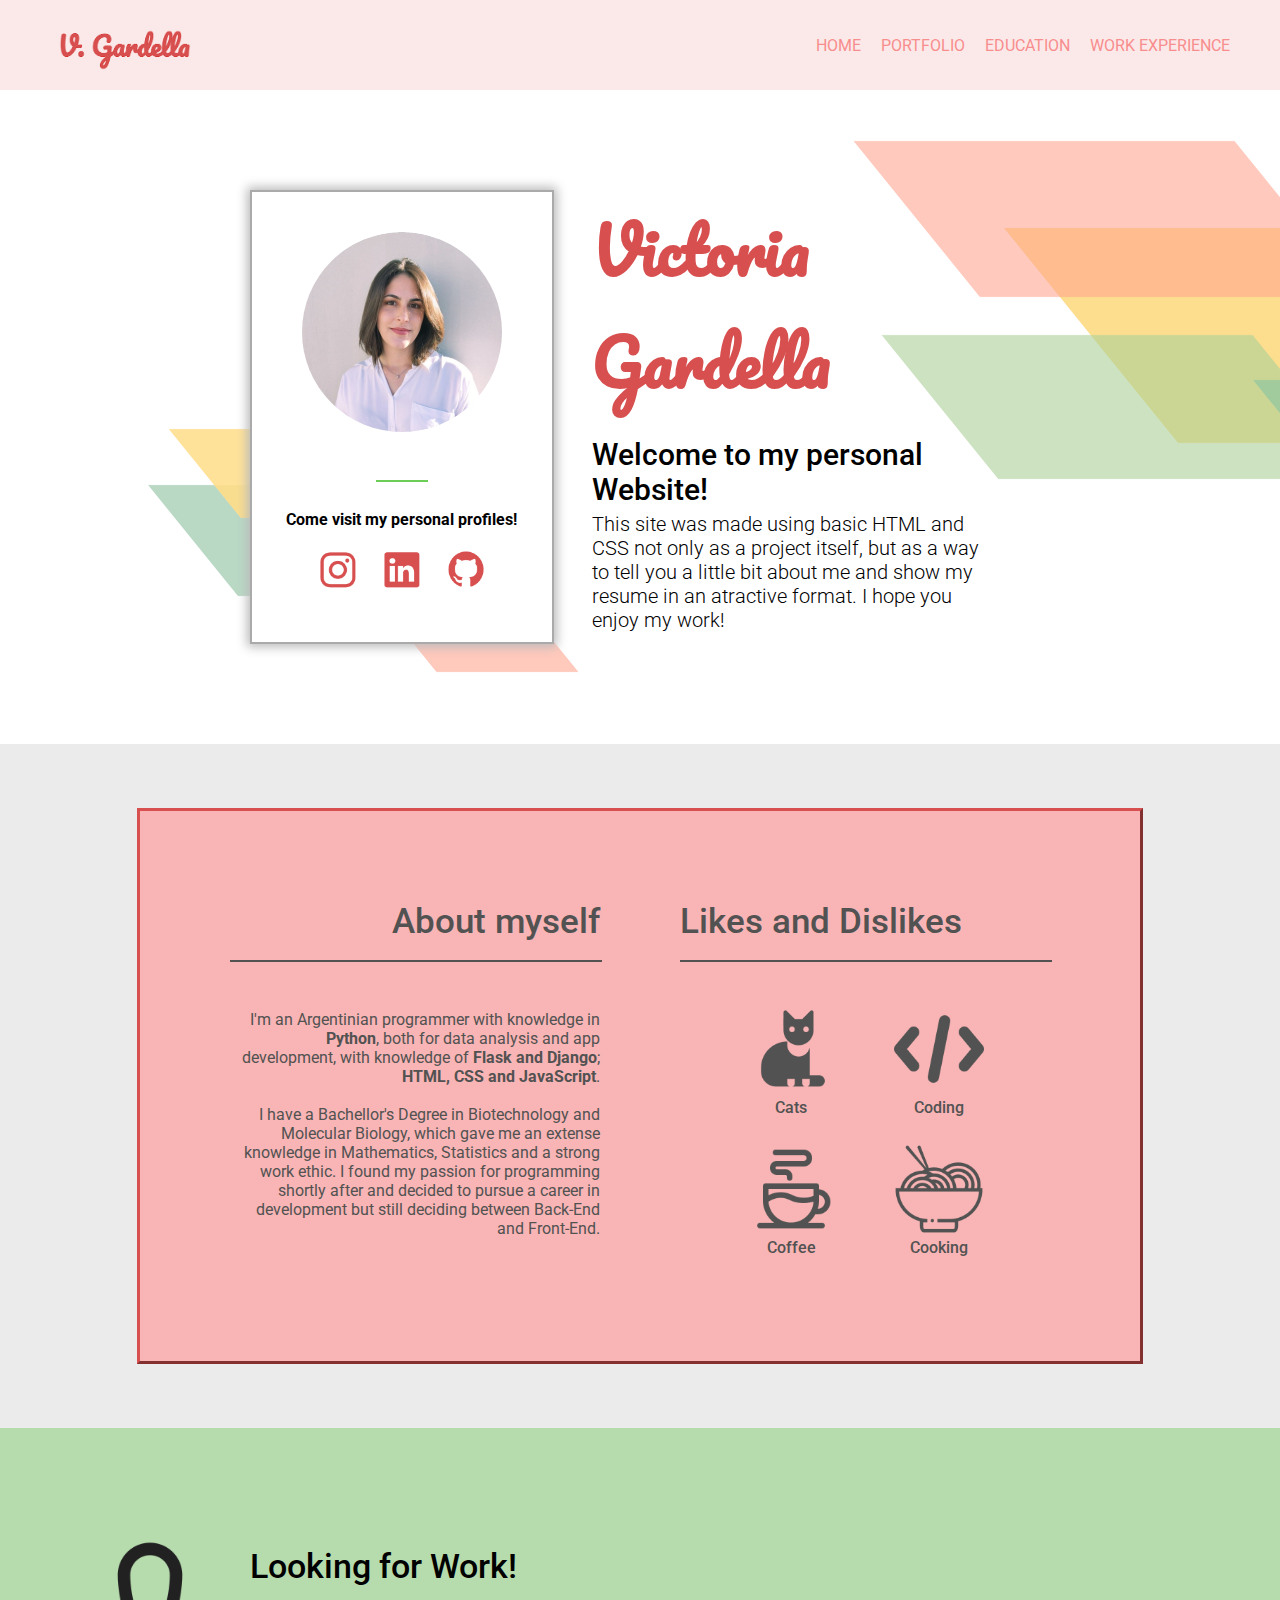
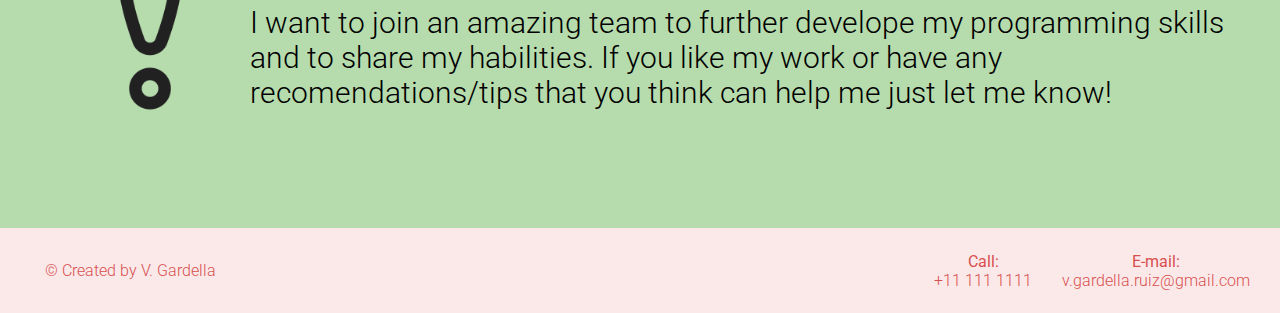
<file: index.html>
<!DOCTYPE html>
<html lang="en">
<head>
    <meta charset="UTF-8">
    <meta http-equiv="X-UA-Compatible" content="IE=edge">
    <meta name="viewport" content="width=device-width, initial-scale=1.0">
    <link rel="preconnect" href="https://fonts.googleapis.com">
    <link rel="preconnect" href="https://fonts.gstatic.com" crossorigin>
    <link href="https://fonts.googleapis.com/css2?family=Roboto:wght@100;300;400;500;900&display=swap" rel="stylesheet">
    <link rel="preconnect" href="https://fonts.googleapis.com">
    <link rel="preconnect" href="https://fonts.googleapis.com">
    <link rel="preconnect" href="https://fonts.gstatic.com" crossorigin>
    <link href="https://fonts.googleapis.com/css2?family=Pacifico&display=swap" rel="stylesheet">
    <link rel="stylesheet" href="static/styles/base.css">
    <link rel="stylesheet" href="static/styles/index.css">
    <title>Victoria's Personal Website - Homepage</title>
</head>
<body>
    <header class="header">
        <img class="logo" src="/static/logo.png">
        <div class="links">
            <a href="index.html">HOME</a>
            <a href="/templates/portfolio.html">PORTFOLIO</a>
            <a href="/templates/education.html">EDUCATION</a>
            <a href="/templates/work.html">WORK EXPERIENCE</a>
        </div>
    </header>
    <main>

        <section class="first">
            <div class="principal">
                <div class="img-box">
                    <img class="profile-pic" src="/static/profile-victoria.png" alt="My Photo">
                    <div><hr></div>
                    <div class="img-text">Come visit my personal profiles!</div>
                    <div class="icons">
                        <a href=""><img class="social" src="/static/insta-icon.png" alt="Instagram"></a>
                        <a href="https://www.linkedin.com/in/victoria-macarena-gardella-ruiz-a8bab2234/"><img class="social" src="/static/linked-icon.png" alt="LinkedIn"></a>
                        <a href="https://github.com/vicky-unlp"><img class="social" src="/static/github-icon.png" alt="GitHub"></a>
                    </div>
                </div>
                <div class="text">
                    <div class="title">Victoria Gardella</div>
                    <div class="subtitle">Welcome to my personal Website!</div>
                    <div class="subtext">This site was made using basic HTML and CSS not only as a project itself,
                        but as a way to tell you a little bit about me and show my resume in an atractive format. I hope you enjoy my
                        work!
                    </div>
                </div>
            </div>
        </section>

        <section class="second">
            <div class="introduction">
                <div class="container">
                    <div class="text">
                        <div class="title-container">
                            <div class="title">About myself</div>
                        </div>
                        <div class="intro-divider"><hr></div>
                        <div class="subtext">I'm an Argentinian programmer with knowledge in <strong>Python</strong>, both for 
                            data analysis and app development, with knowledge of <strong>Flask and Django</strong>; <strong>HTML, CSS and JavaScript</strong>.
                            <br><br>
                            I have a Bachellor's Degree in Biotechnology and Molecular Biology, which gave me an extense knowledge in Mathematics,
                            Statistics and a strong work ethic. I found my passion for programming shortly after and decided to pursue a career in development
                            but still deciding between Back-End and Front-End.
                        </div>
                    </div>
                    <div class="likes-dislikes">
                        <div class="title-container">
                            <div class="title">Likes and Dislikes</div>
                        </div>
                        <div class="intro-divider"><hr></div>
                        <div class="imgs">
                            <div class="cards1">
                                <div class="card">
                                    <img src="/static/3792014_cat_halloween_kitty_icon.png" alt="">
                                    <div class="like">Cats</div>
                                </div>
                                <div class="card">
                                    <img src="/static/3994346_code_coding_css_html_programming_icon.png" alt="">
                                    <div class="like">Coding</div>
                                </div>
                            </div>
                            <div class="cards2">
                                <div class="card">
                                    <img src="/static/5404318_coffee_cup_glass_hot_icon.png" alt="">
                                    <div class="like">Coffee</div>
                                </div>
                                <div class="card">
                                    <img src="/static/5727018_cooking_food_kitchen_noodles_restaurant_icon.png" alt="">
                                    <div class="like">Cooking</div>
                                </div>
                            </div>
                        </div>
                    </div>
                </div>
            </div>
        </section>

        <section class="third">
            <div class="future">
                <div class="container">
                    <div class="important">
                        <img src="/static/8674977_ic_fluent_important_regular_icon.png" alt="Important! Looking for job">
                    </div>
                    <div class="expectations">
                        <div class="title">Looking for Work!
                        </div>
                        <div class="subtext">I want to join an amazing team to further develope my programming skills and
                            to share my habilities. If you like my work or have any recomendations/tips that you think can help
                            me just let me know!</div>
                    </div>
                </div>
            </div>
        </section>
    </main>
    <footer>
        <div class="container">
            <div class="created-by">&#169; Created by V. Gardella</div>
            <div class="contact">
                <div class="phone"><b>Call:</b> <br> +11 111 1111</div>
                <div class="mail"><b>E-mail:</b> <br> v.gardella.ruiz@gmail.com</div>
            </div>
        </div>
    </footer>
</body>
</html>
</file>
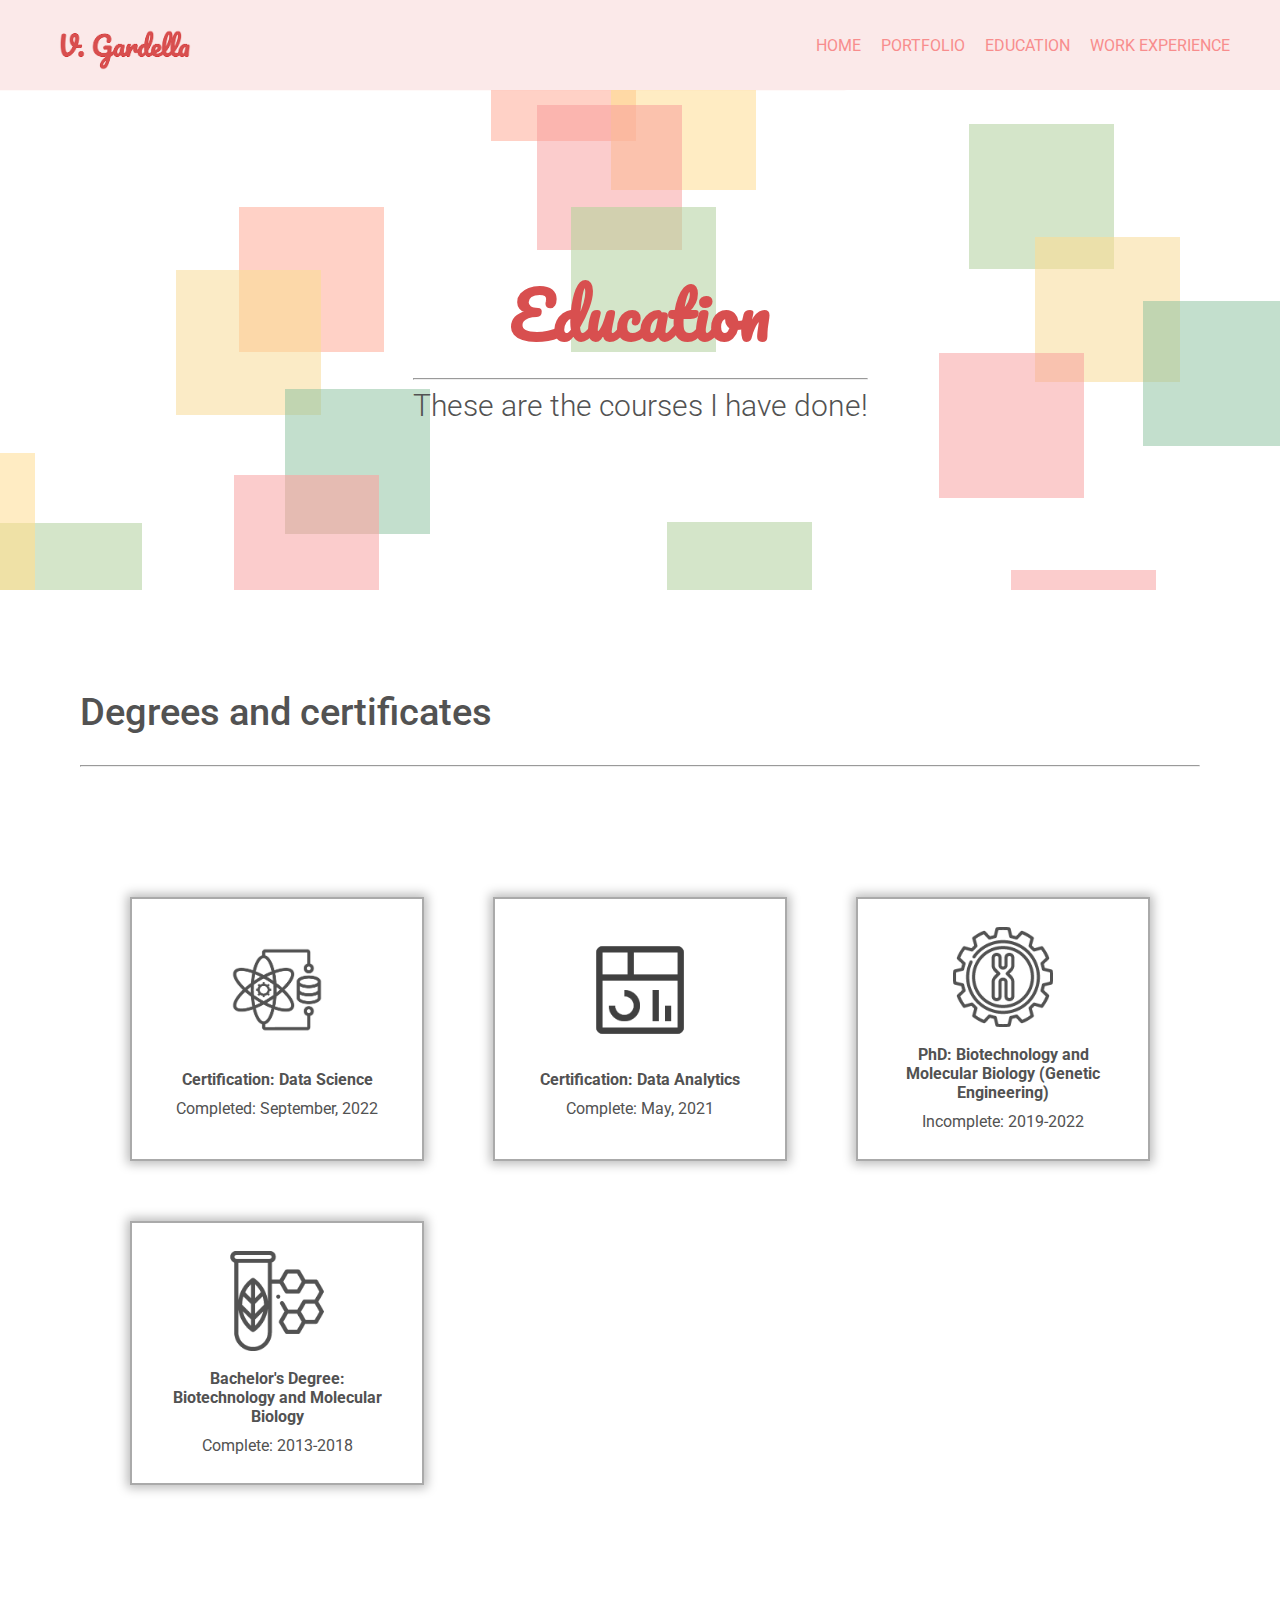
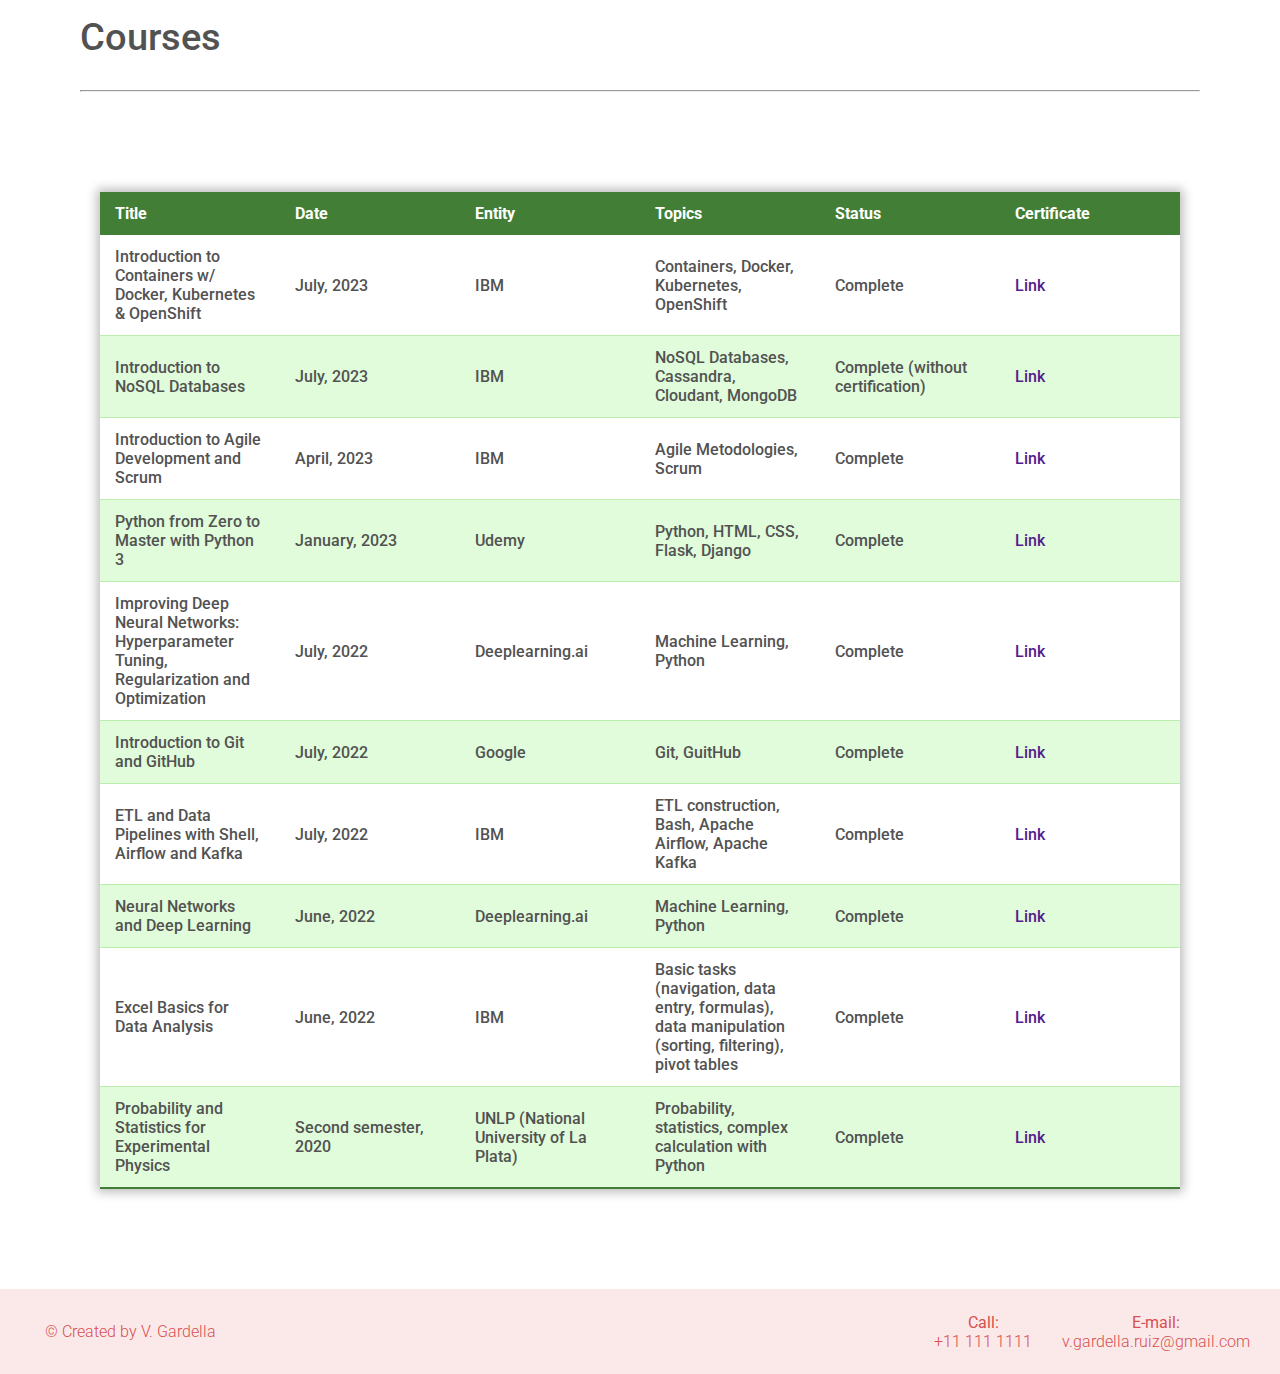
<file: templates/education.html>
<!DOCTYPE html>
<html lang="es">
<head>
    <meta charset="UTF-8">
    <meta http-equiv="X-UA-Compatible" content="IE=edge">
    <meta name="viewport" content="width=device-width, initial-scale=1.0">
    <link rel="preconnect" href="https://fonts.googleapis.com">
    <link rel="preconnect" href="https://fonts.gstatic.com" crossorigin>
    <link href="https://fonts.googleapis.com/css2?family=Roboto:wght@100;300;400;500;900&display=swap" rel="stylesheet">
    <link rel="preconnect" href="https://fonts.googleapis.com">
    <link rel="preconnect" href="https://fonts.googleapis.com">
    <link rel="preconnect" href="https://fonts.gstatic.com" crossorigin>
    <link href="https://fonts.googleapis.com/css2?family=Pacifico&display=swap" rel="stylesheet">
    <link rel="stylesheet" href="/static/styles/base.css">
    <link rel="stylesheet" href="/static/styles/education.css">
    <title>Victoria's Personal Website - Education</title>
</head>
<body>
    <header class="header">
        <img class="logo" src="/static/logo.png">
        <div class="links">
            <a href="/./index.html">HOME</a>
            <a href="portfolio.html">PORTFOLIO</a>
            <a href="education.html">EDUCATION</a>
            <a href="work.html">WORK EXPERIENCE</a>
        </div>
    </header>
    <main>
        <section class="first">
            <div class="principal">
                <div class="container">
                    <div class="title">Education</div>
                    <div class="divider"><hr></div>
                    <div class="subtext">These are the courses I have done!
                    </div>
                </div>
            </div>
        </section>
        
        <section class="second">
            <div class="section-title">
                <h2>Degrees and certificates</h2>
                <hr>
            </div>
            <div class="education">
                <div class="certificate">
                    <img src="/static/datascience-icon.jpg" alt="Data Science">
                    <div class="text">
                        <div class="title">Certification: Data Science</div>
                        <div class="description">Completed: September, 2022</div>
                    </div>
                </div>
                <div class="certificate">
                    <img src="/static/dataanalytics-icon.png" alt="Data Analytics">
                    <div class="text">
                        <div class="title">Certification: Data Analytics</div>
                        <div class="description">Complete: May, 2021</div>
                    </div>
                </div>
                <div class="certificate">
                    <img src="/static/geneng-icon.png" alt="PhD: Genetic Engineering">
                    <div class="text">
                        <div class="title">PhD: Biotechnology and Molecular Biology (Genetic Engineering)</div>
                        <div class="description">Incomplete: 2019-2022</div>
                    </div>
                </div>
                <div class="certificate">
                    <img src="/static/biotech-icon.png" alt="Bachelors Degree: Biotechnology">
                    <div class="text">
                        <div class="title">Bachelor's Degree: Biotechnology and Molecular Biology</div>
                        <div class="description">Complete: 2013-2018</div>
                    </div>
                </div>
            </div>
        </section>
        
        <section class="third">
            <div class="section-title">
                <h2>Courses</h2>
                <hr>
            </div>
            <table class="courses">
                <thead>
                    <tr>
                        <th>Title</th>
                        <th>Date</th>
                        <th>Entity</th>
                        <th>Topics</th>
                        <th>Status</th>
                        <th>Certificate</th>
                    </tr>
                </thead>
                <tbody>
                    <tr>
                        <td class="title">Introduction to Containers w/ Docker, Kubernetes & OpenShift</td>
                        <td class="date">July, 2023</td>
                        <td class="entity">IBM</td>
                        <td class="topics">Containers, Docker, Kubernetes, OpenShift</td>
                        <td class="status">Complete</td>
                        <td class="img"><a href="">Link</a></td>
                    </tr>
                    <tr>
                        <td class="title">Introduction to NoSQL Databases</td>
                        <td class="date">July, 2023</td>
                        <td class="entity">IBM</td>
                        <td class="topics">NoSQL Databases, Cassandra, Cloudant, MongoDB</td>
                        <td class="status">Complete (without certification)</td>
                        <td class="img"><a href="">Link</a></td>
                    </tr>
                    <tr>
                        <td class="title">Introduction to Agile Development and Scrum</td>
                        <td class="date">April, 2023</td>
                        <td class="entity">IBM</td>
                        <td class="topics">Agile Metodologies, Scrum</td>
                        <td class="status">Complete</td>
                        <td class="img"><a href="">Link</a></td>
                    </tr>
                    <tr>
                        <td class="title">Python from Zero to Master with Python 3</td>
                        <td class="date">January, 2023</td>
                        <td class="entity">Udemy</td>
                        <td class="topics">Python, HTML, CSS, Flask, Django</td>
                        <td class="status">Complete</td>
                        <td class="img"><a href="">Link</a></td>
                    </tr>
                    <tr>
                        <td class="title">Improving Deep Neural Networks: Hyperparameter Tuning, Regularization and Optimization</td>
                        <td class="date">July, 2022</td>
                        <td class="entity">Deeplearning.ai</td>
                        <td class="topics">Machine Learning, Python</td>
                        <td class="status">Complete</td>
                        <td class="img"><a href="">Link</a></td>
                    </tr>
                    <tr>
                        <td class="title">Introduction to Git and GitHub</td>
                        <td class="date">July, 2022</td>
                        <td class="entity">Google</td>
                        <td class="topics">Git, GuitHub</td>
                        <td class="status">Complete</td>
                        <td class="img"><a href="">Link</a></td>
                    </tr>
                    <tr>
                        <td class="title">ETL and Data Pipelines with Shell, Airflow and Kafka</td>
                        <td class="date">July, 2022</td>
                        <td class="entity">IBM</td>
                        <td class="topics">ETL construction, Bash, Apache Airflow, Apache Kafka</td>
                        <td class="status">Complete</td>
                        <td class="img"><a href="">Link</a></td>
                    </tr>
                    <tr>
                        <td class="title">Neural Networks and Deep Learning</td>
                        <td class="date">June, 2022</td>
                        <td class="entity">Deeplearning.ai</td>
                        <td class="topics">Machine Learning, Python</td>
                        <td class="status">Complete</td>
                        <td class="img"><a href="">Link</a></td>
                    </tr>
                    <tr>
                        <td class="title">Excel Basics for Data Analysis</td>
                        <td class="date">June, 2022</td>
                        <td class="entity">IBM</td>
                        <td class="topics">Basic tasks (navigation, data entry, formulas), data manipulation (sorting, filtering), pivot tables</td>
                        <td class="status">Complete</td>
                        <td class="img"><a href="">Link</a></td>
                    </tr>
                    <tr>
                        <td class="title">Probability and Statistics for Experimental Physics</td>
                        <td class="date">Second semester, 2020</td>
                        <td class="entity">UNLP (National University of La Plata)</td>
                        <td class="topics">Probability, statistics, complex calculation with Python</td>
                        <td class="status">Complete</td>
                        <td class="img"><a href="">Link</a></td>
                    </tr>
                </tbody>
            </table>
        </section>
    </main>
    <footer>
        <div class="container">
            <div class="created-by">&#169; Created by V. Gardella</div>
            <div class="contact">
                <div class="phone"><b>Call:</b> <br> +11 111 1111</div>
                <div class="mail"><b>E-mail:</b> <br> v.gardella.ruiz@gmail.com</div>
            </div>
        </div>
    </footer>
</body>
</html>
</file>
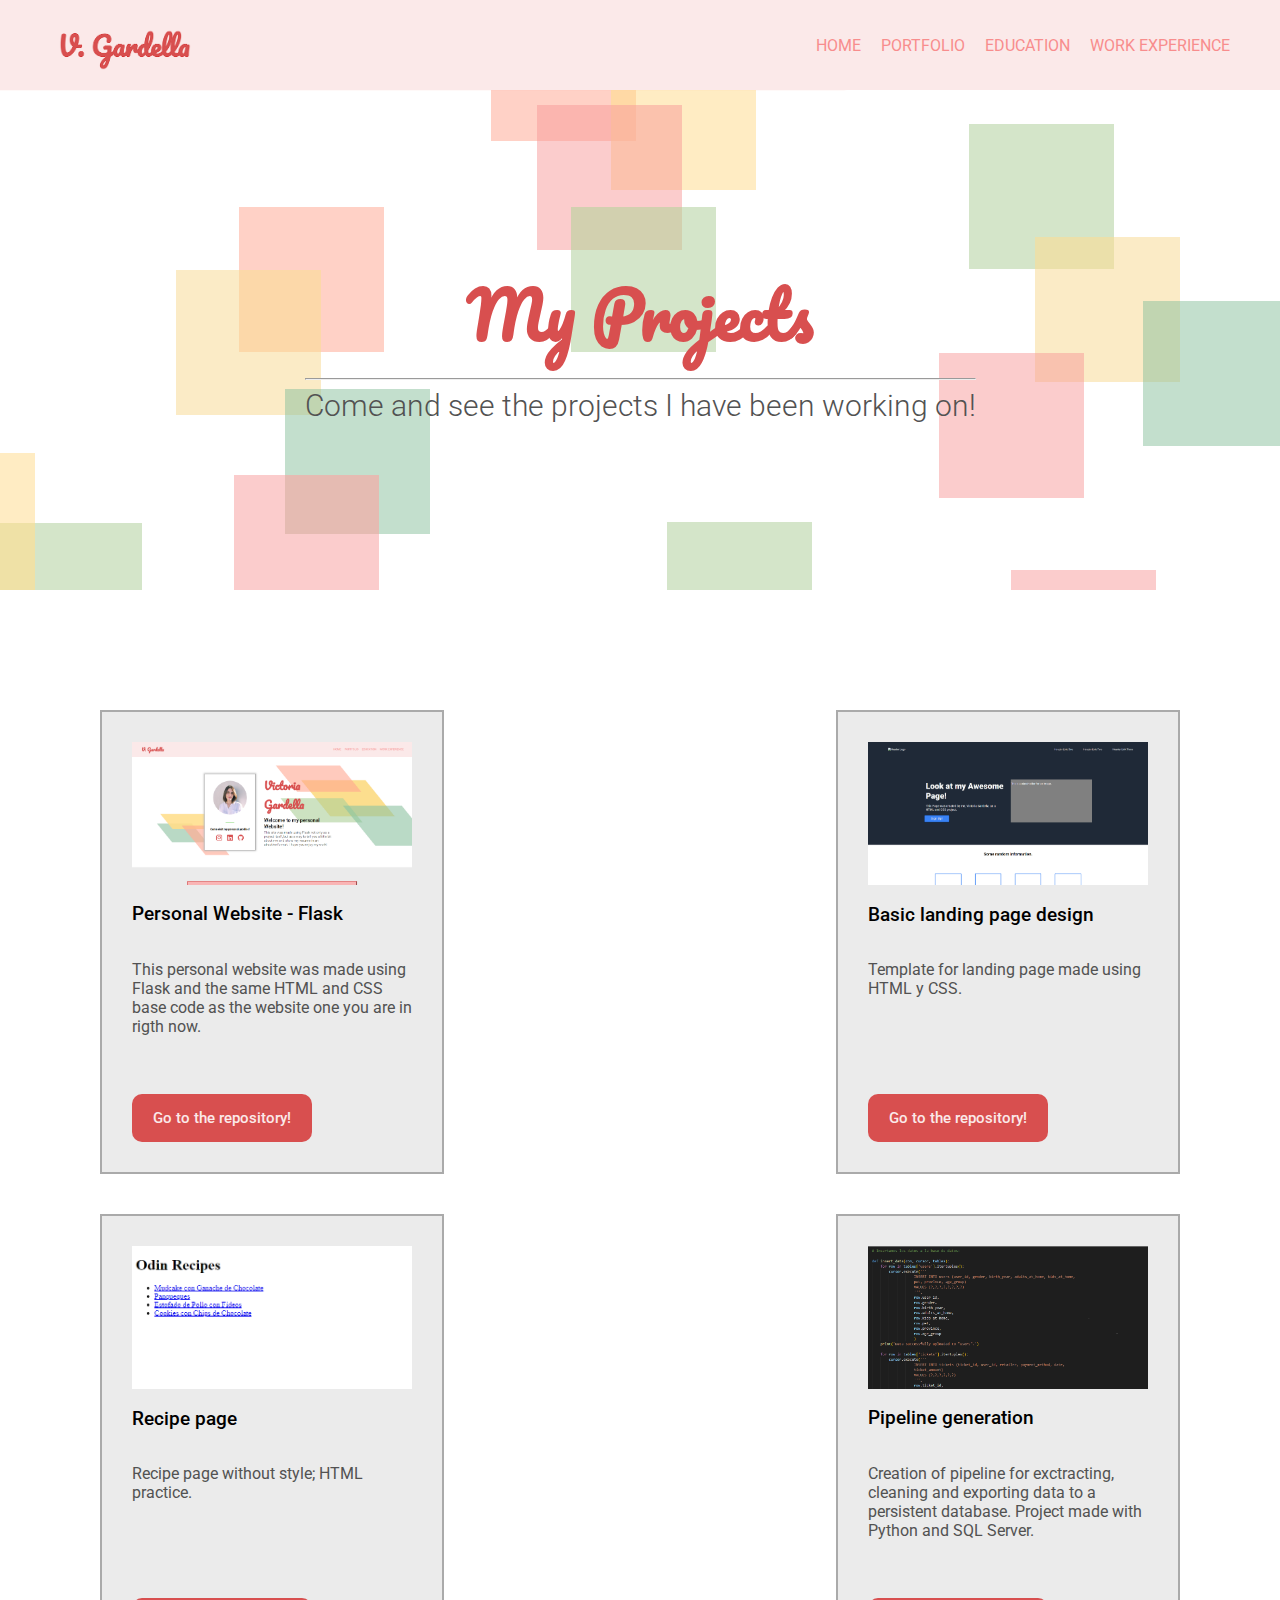
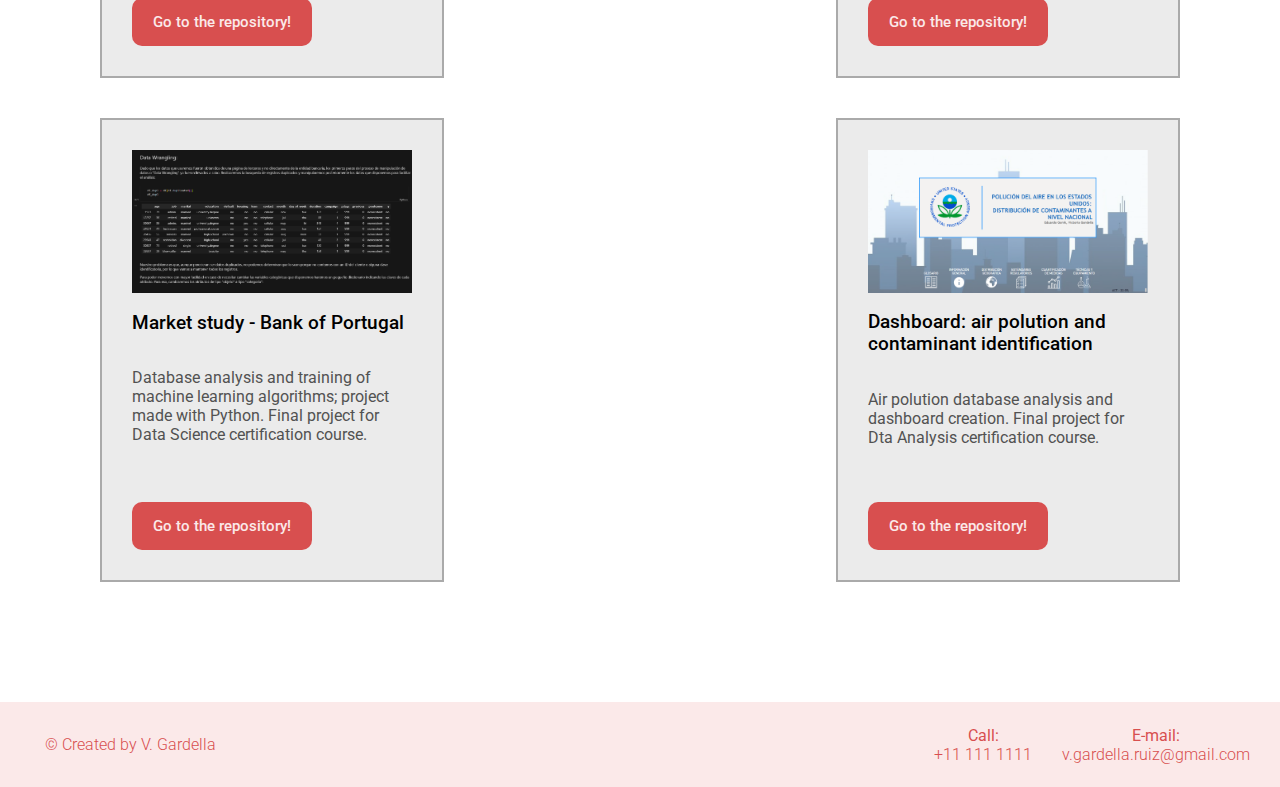
<file: templates/portfolio.html>
<!DOCTYPE html>
<html lang="es">
<head>
    <meta charset="UTF-8">
    <meta http-equiv="X-UA-Compatible" content="IE=edge">
    <meta name="viewport" content="width=device-width, initial-scale=1.0">
    <link rel="preconnect" href="https://fonts.googleapis.com">
    <link rel="preconnect" href="https://fonts.gstatic.com" crossorigin>
    <link href="https://fonts.googleapis.com/css2?family=Roboto:wght@100;300;400;500;900&display=swap" rel="stylesheet">
    <link rel="preconnect" href="https://fonts.googleapis.com">
    <link rel="preconnect" href="https://fonts.googleapis.com">
    <link rel="preconnect" href="https://fonts.gstatic.com" crossorigin>
    <link href="https://fonts.googleapis.com/css2?family=Pacifico&display=swap" rel="stylesheet">
    <link rel="stylesheet" href="/static/styles/base.css">
    <link rel="stylesheet" href="/static/styles/portfolio.css">
    <title>Victoria's Personal Website - Portfolio</title>
</head>
<body>
    <header class="header">
        <img class="logo" src="/static/logo.png">
        <div class="links">
            <a href="/./index.html">HOME</a>
            <a href="portfolio.html">PORTFOLIO</a>
            <a href="education.html">EDUCATION</a>
            <a href="work.html">WORK EXPERIENCE</a>
        </div>
    </header>
    <main>
        <section class="first">
            <div class="principal">
                <div class="container">
                    <div class="title">My Projects</div>
                    <div class="divider"><hr></div>
                    <div class="subtext">Come and see the projects I have been working on!
                    </div>
                </div>
            </div>
        </section>
        
        <section class="portfolio">
            <main class="posts">
                <div class="post">
                    <img src="/static/projects/flask-web.png" alt="Website made with Flask">
                    <h3>Personal Website - Flask</h3>
                    <p>This personal website was made using Flask and the same HTML and CSS base code as the website one you are in rigth now.
                    </p>
                    <a class="post-btn" href="https://github.com/vicky-unlp/flask-personalweb.git">Go to the repository!</a>
                </div>
                <div class="post">
                    <img src="/static/projects/landingpage.png" alt="Landing Page design">
                    <h3>Basic landing page design</h3>
                    <p>Template for landing page made using HTML y CSS. </p>
                    <a class="post-btn" href="https://github.com/vicky-unlp/odin-landingpage.git">Go to the repository!</a>
                </div>
                <div class="post">
                    <img src="/static/projects/recipepage.png" alt="Recipe website">
                    <h3>Recipe page</h3>
                    <p>Recipe page without style; HTML practice.</p>
                    <a class="post-btn" href="https://github.com/vicky-unlp/odin-recipes.git">Go to the repository!</a>
                </div>
                <div class="post">
                    <img src="/static/projects/gelt.png" alt="Technical excercise">
                    <h3>Pipeline generation</h3>
                    <p>Creation of pipeline for exctracting, cleaning and exporting data to a persistent database.
                        Project made with Python and SQL Server.
                    </p>
                    <a class="post-btn" href="https://github.com/vicky-unlp/GELT_data.git">Go to the repository!</a>
                </div>
                <div class="post">
                    <img src="/static/projects/science1.png" alt="Data Science Project">
                    <h3>Market study - Bank of Portugal</h3>
                    <p>Database analysis and training of machine learning algorithms; project made with Python. 
                        Final project for Data Science certification course.</p>
                    <a class="post-btn" href="https://github.com/vicky-unlp/data-science-project.git">Go to the repository!</a>
                </div>
                <div class="post">
                    <img src="/static/projects/dash1.png" alt="Dashboard">
                    <h3>Dashboard: air polution and contaminant identification</h3>
                    <p>Air polution database analysis and dashboard creation. Final project for Dta Analysis
                        certification course.
                    </p>
                    <a class="post-btn" href="https://github.com/vicky-unlp/data-analytics-project.git">Go to the repository!</a>
                </div>
            </main>
        </section>

    </main>
    <footer>
        <div class="container">
            <div class="created-by">&#169; Created by V. Gardella</div>
            <div class="contact">
                <div class="phone"><b>Call:</b> <br> +11 111 1111</div>
                <div class="mail"><b>E-mail:</b> <br> v.gardella.ruiz@gmail.com</div>
            </div>
        </div>
    </footer>
</body>
</html>
</file>
<file: static/styles/base.css>
body{
    margin: 0;
    font-family: 'Roboto', sans-serif;
}

/*HEADER*/

.header{
    background-color: #fbe9e9;
    padding: 20px;
    display: flex;
    justify-content: center;
    align-items: center;
}

.header .logo{
    margin-right: auto;
    width: 150px;
    height: 50px;
    margin-left: 30px;
}

.header .links{
    margin-right: 30px;
    display: flex;
    gap: 20px;
}

.header a{
    text-decoration: none;
    color: #f88d8d;
}

/*FOOTER*/

footer .container{
    background-color: #fbe9e9;
    color: #d84f4f;
    height: 75px;
    font-weight: 300;
    display: flex;
    align-items: center;
    padding: 5px 30px;
}

footer .container .created-by{
    width: 200px;
    text-align: center;
}

footer .container .contact{
    display: flex;
    text-align: center;
    margin-left: auto;
    gap: 30px;
}
</file>
<file: static/styles/index.css>
/*BODY*/

/*PRINCIPAL - PROFILE CARD*/

.principal{
    padding: 100px 20%;
    background-color: #ffffff;
    display: flex;
    justify-content: center;
    background-image: url(/static/background.png);
}

.principal .img-box{
    background-color: #ffffff;
    width: 300px;
    height: 450px;
    border: 2px solid #aaaaaa;
    box-shadow: 0 0 10px 3px #bbbbbb;
    display: flex;
    flex-direction: column;
    flex-shrink: 0;
    align-items: center;
}

.principal .img-box .profile-pic{
    width: 200px;
    margin: 40px 40px;
    border-radius: 100%;
}

hr{
    width: 50px;
    border: 1px solid 	#6cce56;
}

.principal .img-text{
    padding: 20px;
    font-weight: 700;
}

.principal .text{
    width: 400px;
    height: 450px;
    display: flex;
    flex-direction: column;
    flex-shrink: 0;
    justify-content: center;
    padding: 0 5%;
}

.principal .imb-box .icons{
    display: flex;
}

.img-box .icons .social{
    width: 40px;
    padding: 0 10px;
}

/*PRINCIPAL - INTROCARD*/

.principal .text{
    display: flex;
    flex-shrink: 0;
}

.principal .text .title{
    font-size: 64px;
    font-weight: 900;
    font-family: 'Pacifico', cursive;
    color: 	#d84f4f;
    padding: -1;
}

.principal .text .subtitle{
    font-size: 30px;
    font-weight: 500;
    padding-top: 20px;
}

.principal .text .subtext{
    font-size: 20px;
    font-weight: 300;
    padding: 5px 0;
}

/*INTRODUCTION*/

/*INTRODUCTION - TEXT*/

.introduction{
    background-color: #ebebeb;
    padding: 5% 10%;
    color: #525252;
    display: flex;
    justify-content: center;
}

.introduction .container{
    background-color: #f9b5b5;
    border: outset 	#d84f4f;
    display: flex;
    margin: 0;
    flex-shrink: 1;
    padding: 50px;
    height: 450px;
    width: 900px;
}

.container .text{
    display: flex;
    flex-direction: column;
    justify-content: top;
    padding: 40px;
    width: 50%;
}

.container .text .title,
.container .likes-dislikes .title{
    font-size: 35px;
    font-weight: 500;
    padding-bottom: 10px;
}

.container .text .subtext{
    text-align: right;
    padding-top: 40px;
}

.intro-divider hr{
        width: 100%;
        border: 1px solid 	#525252;
}

/*INTRODUCTION - LIKES AND DISLIKES*/

.container .likes-dislikes{
    padding: 40px;
    width: 50%;
    display: flex;
    flex-direction: column;
    justify-content: top;
}

.container .text .title{
    text-align: right;
}

.container .likes-dislikes .title{
    text-align: left;
}

.container .likes-dislikes .imgs{
    display: flex;
    flex-direction: column;
    align-items: center;
    justify-content: space-around;
    padding-top: 20px;
    height: 100%;
    
}

.container .likes-dislikes .cards1,
.container .likes-dislikes .cards2{
    display: flex;
    width: 80%;
    justify-content: space-around;
}

.card img{
    width: 90px;
}

.card .like{
    font-weight: 500;
    text-align: center;
}

/*FUTURE*/

.future{
    background-color: #b6dbad;
    height: 400px;
    display: flex;
    align-items: center;
    justify-content: center;
}

.future .container{
    padding: 100px 50px;
    display: flex;
}

.expectations{
    display: flex;
    flex-direction: column;
    justify-content: space-evenly;
}

.important img{
    width: 200px;
}

.expectations .title{
    font-size: 34px;
    font-weight: 500;
}

.expectations .subtext{
    font-size: 30px;
    font-weight: 300;
}
</file>
<file: static/styles/education.css>
/*PRINCIPAL*/

.principal{
    background-image: url(/static/portfolio-background.png);
    height: 500px;
    display: flex;
    justify-content: center;
    align-items: center;
}

.principal .container{
    padding: 0 30px;
    display: flex;
    flex-direction: column;
}

.principal .container .title{
    font-family: 'Pacifico', cursive;
    font-size: 64px;
    font-weight: 600;
    color: #d84f4f;
    text-align: center;
}

.principal .container .subtext{
    font-size: 30px;
    font-weight: 300;
    color: #525252;
}

/*CERTIFICATES*/

.section-title{
    margin: 100px 80px;
    font-size: 25px;
    color: #525252;
}

.section-title h2{
    font-weight: 500;
}

.education{
    padding: 0 100px;
    display: flex;
    justify-content: space-between;
    flex-wrap: wrap;
}

.certificate{
    width: 250px;
    height: 220px;
    border: 2px solid #aaaaaa;
    display: flex;
    flex-direction: column;
    justify-content: space-evenly;
    align-items: center;
    text-align: center;
    padding: 20px;
    margin: 30px;
    box-shadow: 0 0 10px 3px #bbbbbb;
    vertical-align: top;
    color: #525252;
}

.certificate img{
    width: 100px;
    height: 100px;
}

.certificate .text .title{
    padding: 10px;
    font-weight: 700;
}


/*TABLE*/

.courses {
    margin: 100px 0;
    padding: 20px;
    border-collapse: collapse;
    box-shadow: 0 0 10px 3px #bbbbbb;
    width: 80%;
    margin-left: auto;
    margin-right: auto;
}

.courses thead tr{
    background-color: #427e35;
    color: #ffffff;
    text-align: left;
}

.courses th,
.courses td{
    padding: 12px 15px;
    min-width: 150px;
}

.courses tbody tr{
    border-bottom: 1px solid #b9eead;
    font-weight: 500;
    color: #525252;
}

.courses tbody tr .title{
    width: 350px;
}

a{
    text-decoration: none;
}

.courses tbody tr:nth-of-type(even) {
    background-color: #e1fcda;
}

.courses tbody tr:last-of-type {
    border-bottom: 2px solid #427e35;
}

.courses tbody tr:hover {
    color: #427e35;
}
</file>
<file: static/styles/portfolio.css>
/*PRINCIPAL*/

.principal{
    background-image: url(/static/portfolio-background.png);
    height: 500px;
    display: flex;
    justify-content: center;
    align-items: center;
}

.principal .container{
    padding: 0 30px;
    display: flex;
    flex-direction: column;
}

.principal .container .title{
    font-family: 'Pacifico', cursive;
    font-size: 64px;
    font-weight: 600;
    color: #d84f4f;
    text-align: center;
}

.principal .container .subtext{
    font-size: 30px;
    font-weight: 300;
    color: #525252;
}

/*PORTFOLIO*/

.portfolio{
    padding: 100px 80px;
}

.posts{
    display: flex;
    flex-wrap: wrap;
    justify-content: space-between;
}

.post{
    padding: 30px;
    margin: 20px;
    max-width: 25%;
    height: 400px;
    background-color: #ebebeb;
    display: flex;
    flex-direction: column;
    border: 2px solid #aaaaaa;
    color: #525252;
}

.post img{
    max-width: 100%;
}

.post h3{
    font-weight: 500;
    color: #000000;
}

.post-btn{
    display: flex;
    background-color: #d84f4f;
    color: #fbe9e9;
    font-size: 15px;
    padding: 15px 15px;
    width: 150px;
    margin-top: auto;
    justify-content: center;
    border-radius: 10px;
    text-decoration: none;
    font-weight: 500;
}
</file>
